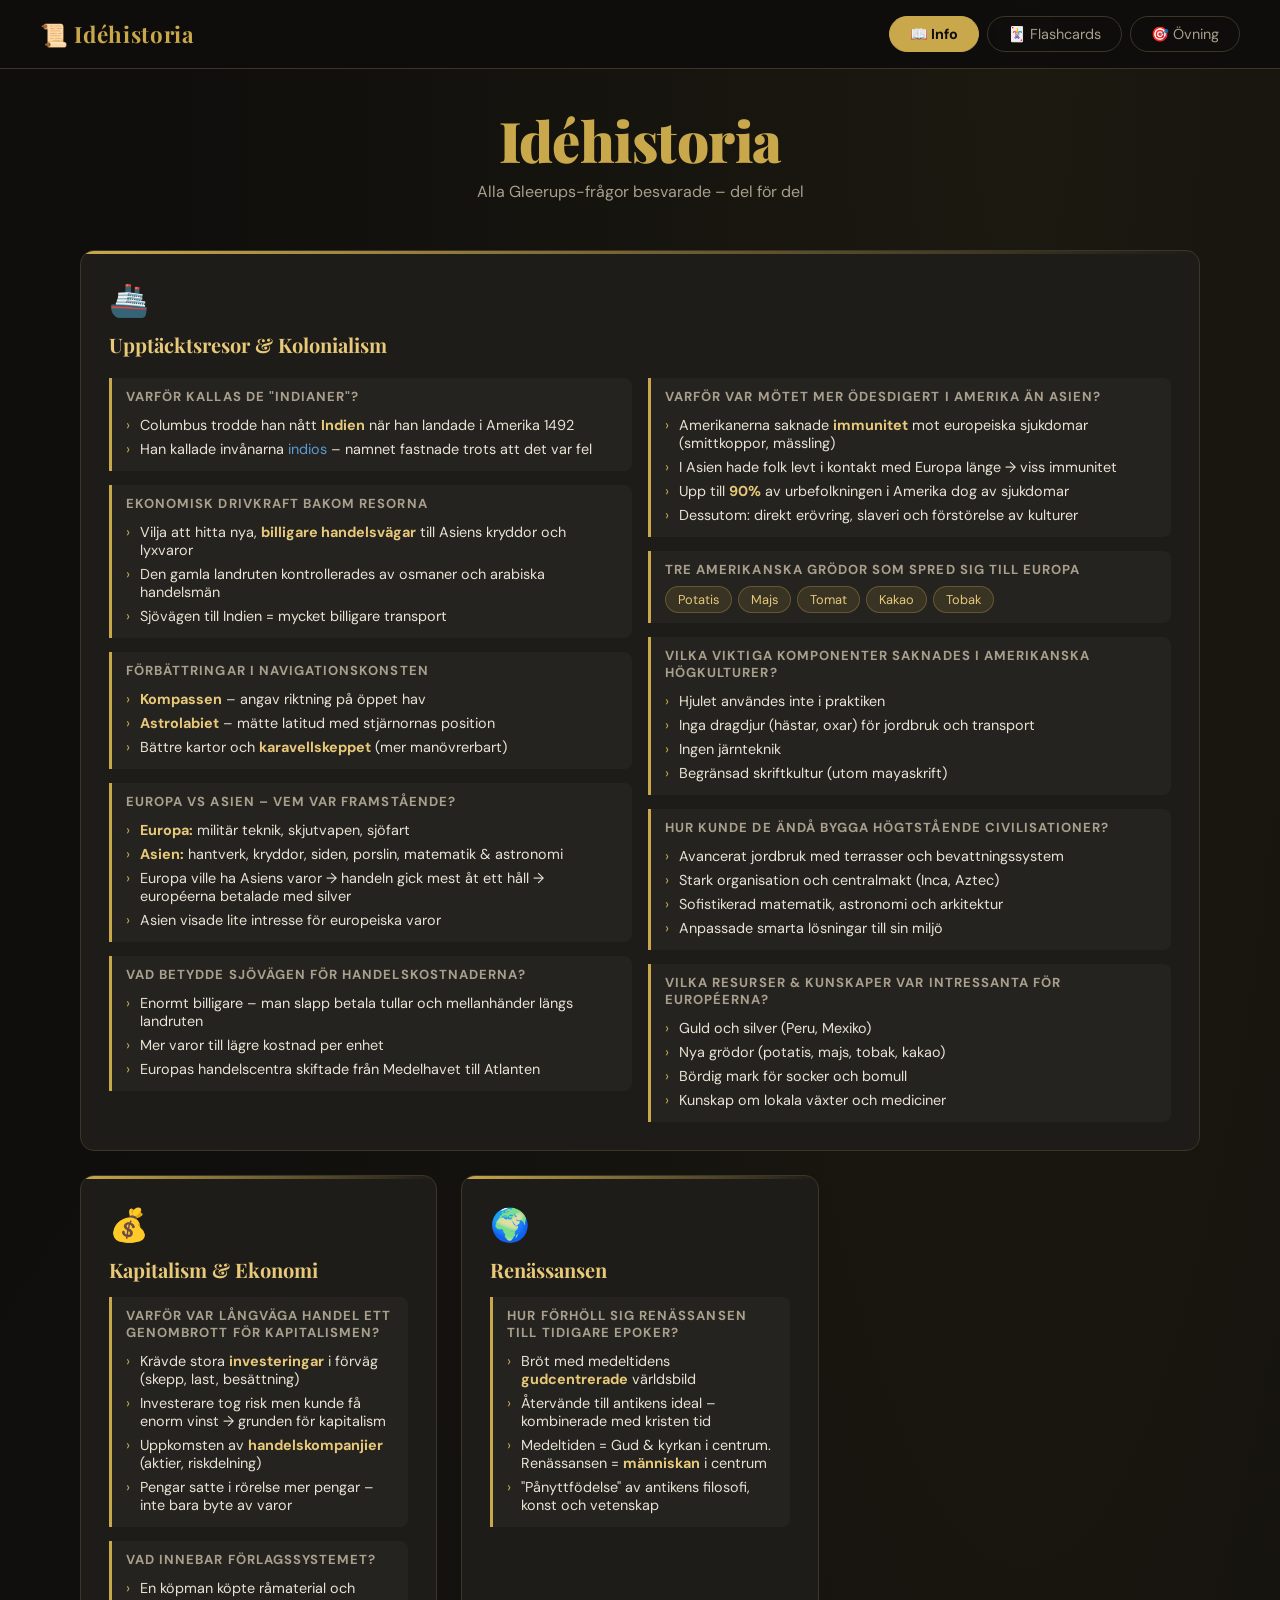
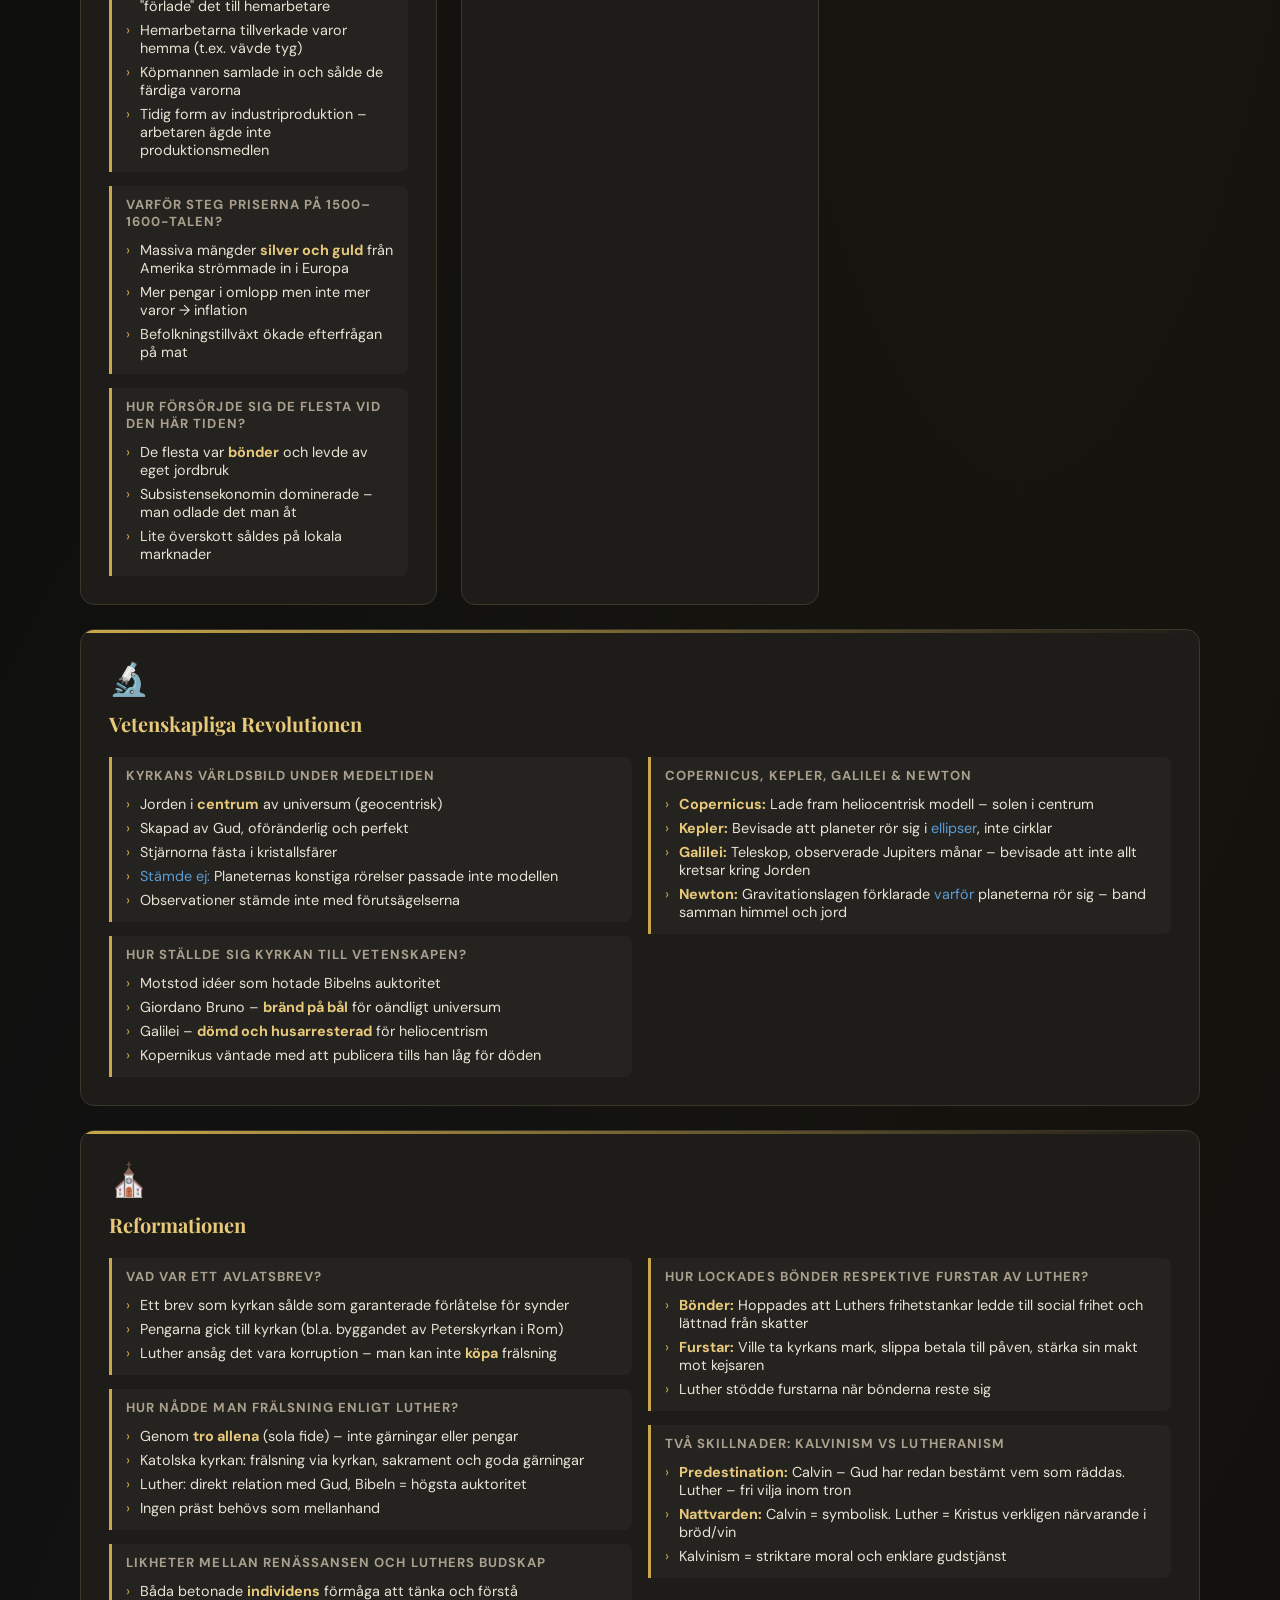
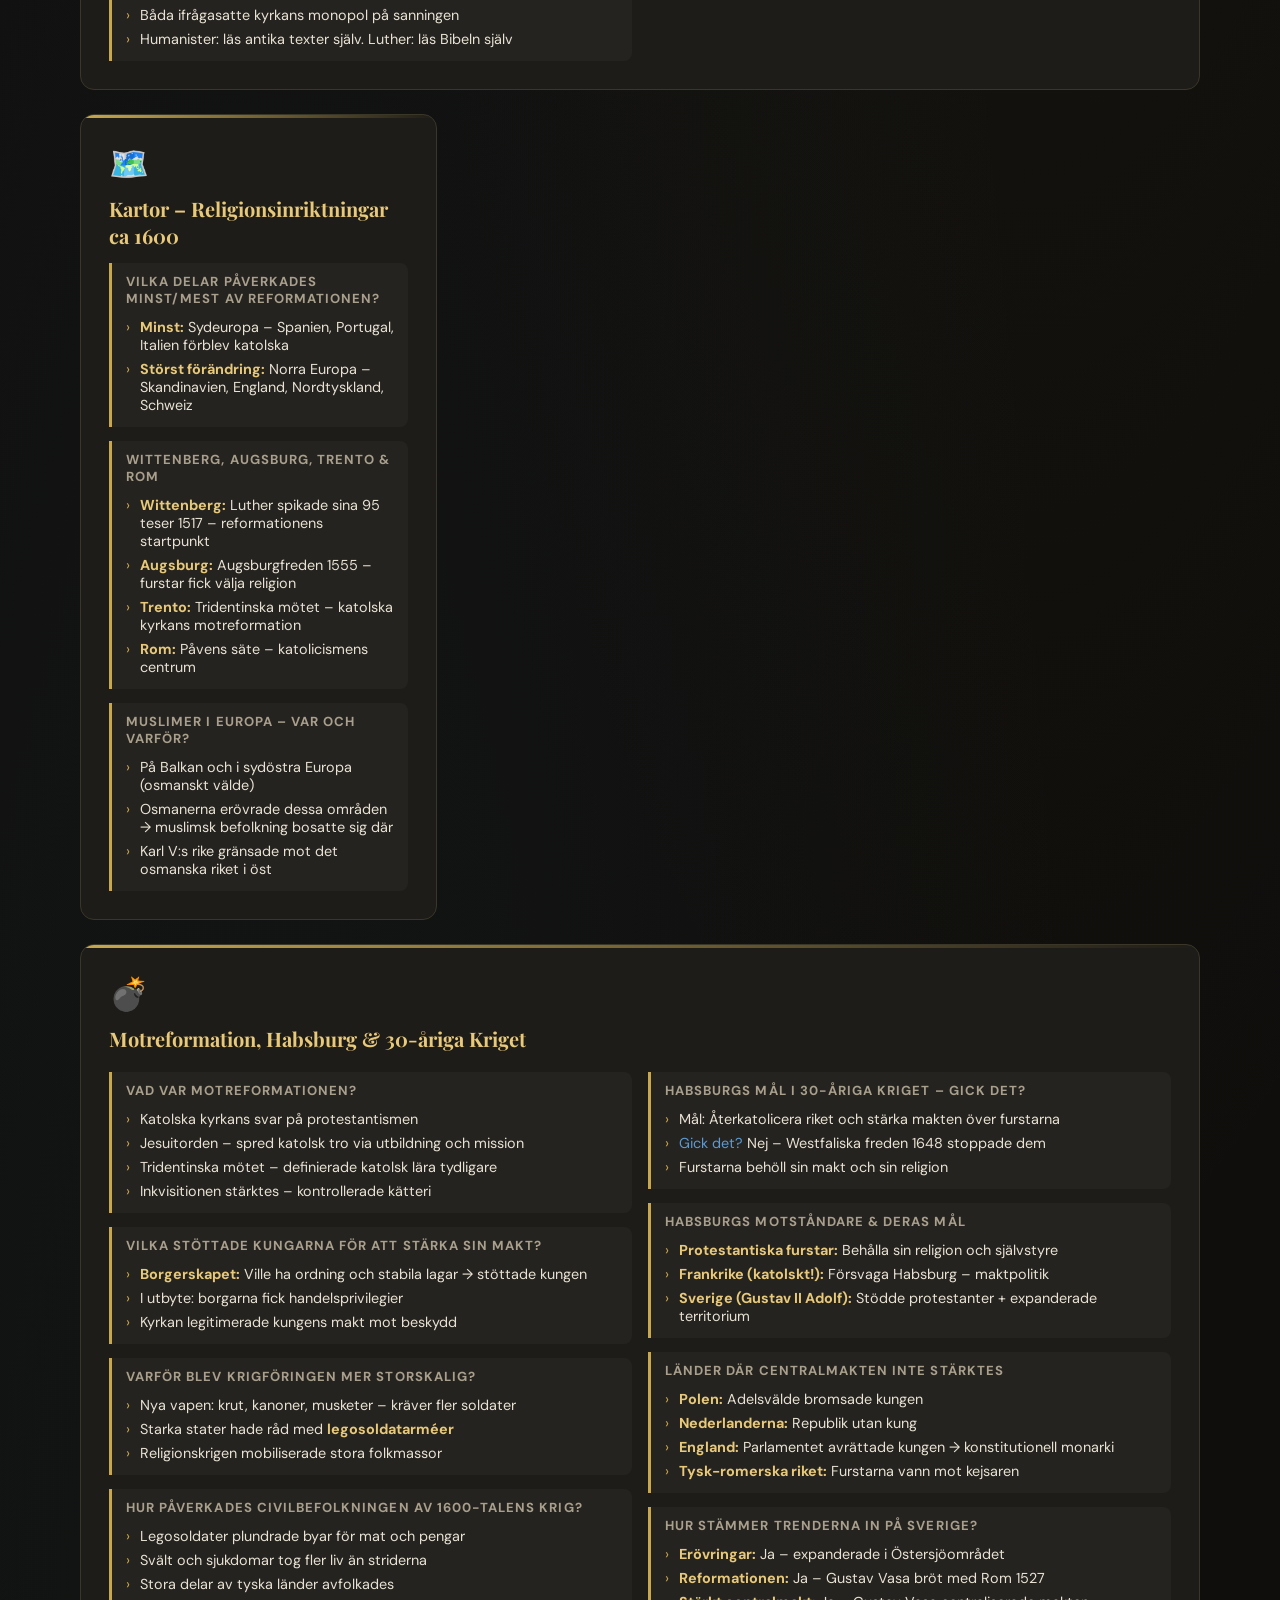
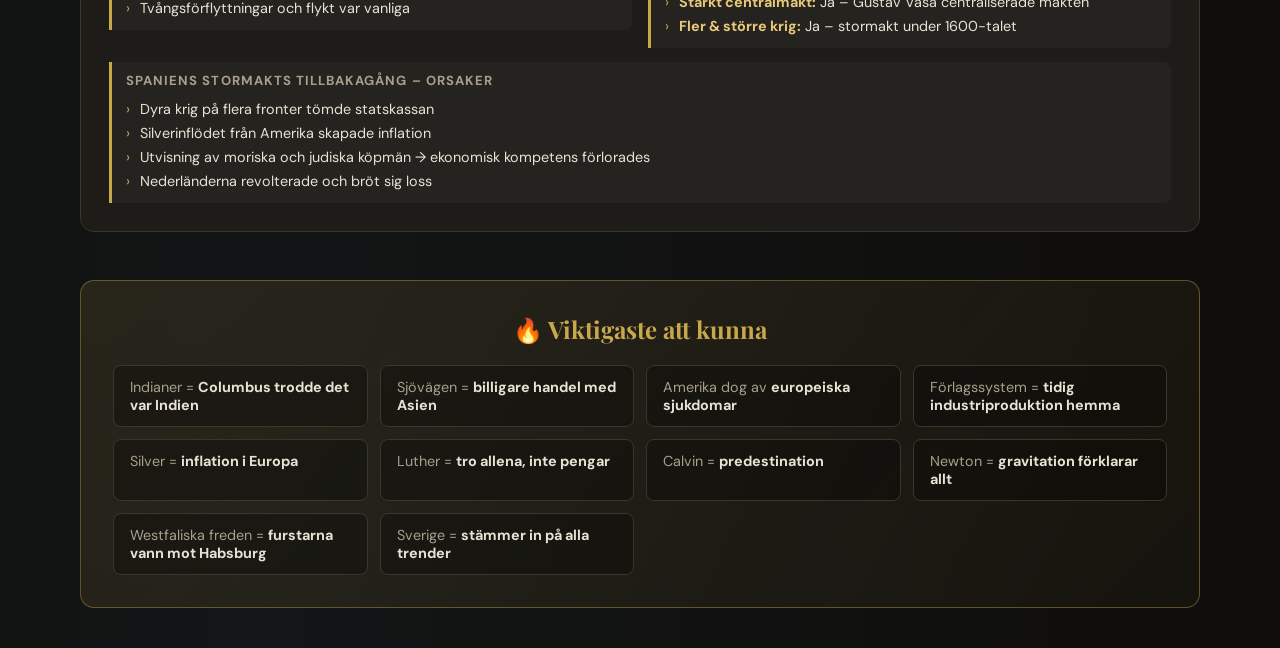
<file: index.html>
<!DOCTYPE html>
<html lang="sv">
<head>
  <meta charset="UTF-8" />
  <meta name="viewport" content="width=device-width, initial-scale=1.0"/>
  <title>Idéhistoria – Pluggsida</title>
  <link rel="stylesheet" href="style.css" />
  <link href="https://fonts.googleapis.com/css2?family=Playfair+Display:wght@400;700;900&family=DM+Sans:wght@300;400;500&display=swap" rel="stylesheet"/>
</head>
<body>
 
  <nav class="navbar">
    <div class="logo">📜 Idéhistoria</div>
    <div class="nav-links">
      <button class="nav-btn active" onclick="showPage('info')">📖 Info</button>
      <button class="nav-btn" onclick="showPage('flashcards')">🃏 Flashcards</button>
      <button class="nav-btn" onclick="showPage('practice')">🎯 Övning</button>
    </div>
  </nav>
 
  <!-- INFO PAGE -->
  <div id="page-info" class="page active">
    <div class="page-header">
      <h1>Idéhistoria</h1>
      <p class="subtitle">Alla Gleerups-frågor besvarade – del för del</p>
    </div>
 
    <div class="sections-grid">
 
      <div class="section-card wide" id="resor">
        <div class="section-icon">🚢</div>
        <h2>Upptäcktsresor & Kolonialism</h2>
        <div class="two-col">
          <div>
            <div class="info-block">
              <h3>Varför kallas de "indianer"?</h3>
              <ul>
                <li>Columbus trodde han nått <strong>Indien</strong> när han landade i Amerika 1492</li>
                <li>Han kallade invånarna <em>indios</em> – namnet fastnade trots att det var fel</li>
              </ul>
            </div>
            <div class="info-block">
              <h3>Ekonomisk drivkraft bakom resorna</h3>
              <ul>
                <li>Vilja att hitta nya, <strong>billigare handelsvägar</strong> till Asiens kryddor och lyxvaror</li>
                <li>Den gamla landruten kontrollerades av osmaner och arabiska handelsmän</li>
                <li>Sjövägen till Indien = mycket billigare transport</li>
              </ul>
            </div>
            <div class="info-block">
              <h3>Förbättringar i navigationskonsten</h3>
              <ul>
                <li><strong>Kompassen</strong> – angav riktning på öppet hav</li>
                <li><strong>Astrolabiet</strong> – mätte latitud med stjärnornas position</li>
                <li>Bättre kartor och <strong>karavellskeppet</strong> (mer manövrerbart)</li>
              </ul>
            </div>
            <div class="info-block">
              <h3>Europa vs Asien – vem var framstående?</h3>
              <ul>
                <li><strong>Europa:</strong> militär teknik, skjutvapen, sjöfart</li>
                <li><strong>Asien:</strong> hantverk, kryddor, siden, porslin, matematik & astronomi</li>
                <li>Europa ville ha Asiens varor → handeln gick mest åt ett håll → européerna betalade med silver</li>
                <li>Asien visade lite intresse för europeiska varor</li>
              </ul>
            </div>
            <div class="info-block">
              <h3>Vad betydde sjövägen för handelskostnaderna?</h3>
              <ul>
                <li>Enormt billigare – man slapp betala tullar och mellanhänder längs landruten</li>
                <li>Mer varor till lägre kostnad per enhet</li>
                <li>Europas handelscentra skiftade från Medelhavet till Atlanten</li>
              </ul>
            </div>
          </div>
          <div>
            <div class="info-block">
              <h3>Varför var mötet mer ödesdigert i Amerika än Asien?</h3>
              <ul>
                <li>Amerikanerna saknade <strong>immunitet</strong> mot europeiska sjukdomar (smittkoppor, mässling)</li>
                <li>I Asien hade folk levt i kontakt med Europa länge → viss immunitet</li>
                <li>Upp till <strong>90%</strong> av urbefolkningen i Amerika dog av sjukdomar</li>
                <li>Dessutom: direkt erövring, slaveri och förstörelse av kulturer</li>
              </ul>
            </div>
            <div class="info-block">
              <h3>Tre amerikanska grödor som spred sig till Europa</h3>
              <div class="person-chips">
                <span class="chip">Potatis</span><span class="chip">Majs</span><span class="chip">Tomat</span><span class="chip">Kakao</span><span class="chip">Tobak</span>
              </div>
            </div>
            <div class="info-block">
              <h3>Vilka viktiga komponenter saknades i amerikanska högkulturer?</h3>
              <ul>
                <li>Hjulet användes inte i praktiken</li>
                <li>Inga dragdjur (hästar, oxar) för jordbruk och transport</li>
                <li>Ingen järnteknik</li>
                <li>Begränsad skriftkultur (utom mayaskrift)</li>
              </ul>
            </div>
            <div class="info-block">
              <h3>Hur kunde de ändå bygga högtstående civilisationer?</h3>
              <ul>
                <li>Avancerat jordbruk med terrasser och bevattningssystem</li>
                <li>Stark organisation och centralmakt (Inca, Aztec)</li>
                <li>Sofistikerad matematik, astronomi och arkitektur</li>
                <li>Anpassade smarta lösningar till sin miljö</li>
              </ul>
            </div>
            <div class="info-block">
              <h3>Vilka resurser & kunskaper var intressanta för européerna?</h3>
              <ul>
                <li>Guld och silver (Peru, Mexiko)</li>
                <li>Nya grödor (potatis, majs, tobak, kakao)</li>
                <li>Bördig mark för socker och bomull</li>
                <li>Kunskap om lokala växter och mediciner</li>
              </ul>
            </div>
          </div>
        </div>
      </div>
 
      <div class="section-card" id="kapitalism">
        <div class="section-icon">💰</div>
        <h2>Kapitalism & Ekonomi</h2>
        <div class="info-block">
          <h3>Varför var långväga handel ett genombrott för kapitalismen?</h3>
          <ul>
            <li>Krävde stora <strong>investeringar</strong> i förväg (skepp, last, besättning)</li>
            <li>Investerare tog risk men kunde få enorm vinst → grunden för kapitalism</li>
            <li>Uppkomsten av <strong>handelskompanjier</strong> (aktier, riskdelning)</li>
            <li>Pengar satte i rörelse mer pengar – inte bara byte av varor</li>
          </ul>
        </div>
        <div class="info-block">
          <h3>Vad innebar förlagssystemet?</h3>
          <ul>
            <li>En köpman köpte råmaterial och "förlade" det till hemarbetare</li>
            <li>Hemarbetarna tillverkade varor hemma (t.ex. vävde tyg)</li>
            <li>Köpmannen samlade in och sålde de färdiga varorna</li>
            <li>Tidig form av industriproduktion – arbetaren ägde inte produktionsmedlen</li>
          </ul>
        </div>
        <div class="info-block">
          <h3>Varför steg priserna på 1500–1600-talen?</h3>
          <ul>
            <li>Massiva mängder <strong>silver och guld</strong> från Amerika strömmade in i Europa</li>
            <li>Mer pengar i omlopp men inte mer varor → inflation</li>
            <li>Befolkningstillväxt ökade efterfrågan på mat</li>
          </ul>
        </div>
        <div class="info-block">
          <h3>Hur försörjde sig de flesta vid den här tiden?</h3>
          <ul>
            <li>De flesta var <strong>bönder</strong> och levde av eget jordbruk</li>
            <li>Subsistensekonomin dominerade – man odlade det man åt</li>
            <li>Lite överskott såldes på lokala marknader</li>
          </ul>
        </div>
      </div>
 
      <div class="section-card" id="renaissance">
        <div class="section-icon">🌍</div>
        <h2>Renässansen</h2>
        <div class="info-block">
          <h3>Hur förhöll sig renässansen till tidigare epoker?</h3>
          <ul>
            <li>Bröt med medeltidens <strong>gudcentrerade</strong> världsbild</li>
            <li>Återvände till antikens ideal – kombinerade med kristen tid</li>
            <li>Medeltiden = Gud & kyrkan i centrum. Renässansen = <strong>människan</strong> i centrum</li>
            <li>"Pånyttfödelse" av antikens filosofi, konst och vetenskap</li>
          </ul>
        </div>
      </div>
 
      <div class="section-card wide" id="vetenskap">
        <div class="section-icon">🔬</div>
        <h2>Vetenskapliga Revolutionen</h2>
        <div class="two-col">
          <div>
            <div class="info-block">
              <h3>Kyrkans världsbild under medeltiden</h3>
              <ul>
                <li>Jorden i <strong>centrum</strong> av universum (geocentrisk)</li>
                <li>Skapad av Gud, oföränderlig och perfekt</li>
                <li>Stjärnorna fästa i kristallsfärer</li>
                <li><em>Stämde ej:</em> Planeternas konstiga rörelser passade inte modellen</li>
                <li>Observationer stämde inte med förutsägelserna</li>
              </ul>
            </div>
            <div class="info-block">
              <h3>Hur ställde sig kyrkan till vetenskapen?</h3>
              <ul>
                <li>Motstod idéer som hotade Bibelns auktoritet</li>
                <li>Giordano Bruno – <strong>bränd på bål</strong> för oändligt universum</li>
                <li>Galilei – <strong>dömd och husarresterad</strong> för heliocentrism</li>
                <li>Kopernikus väntade med att publicera tills han låg för döden</li>
              </ul>
            </div>
          </div>
          <div>
            <div class="info-block">
              <h3>Copernicus, Kepler, Galilei & Newton</h3>
              <ul>
                <li><strong>Copernicus:</strong> Lade fram heliocentrisk modell – solen i centrum</li>
                <li><strong>Kepler:</strong> Bevisade att planeter rör sig i <em>ellipser</em>, inte cirklar</li>
                <li><strong>Galilei:</strong> Teleskop, observerade Jupiters månar – bevisade att inte allt kretsar kring Jorden</li>
                <li><strong>Newton:</strong> Gravitationslagen förklarade <em>varför</em> planeterna rör sig – band samman himmel och jord</li>
              </ul>
            </div>
          </div>
        </div>
      </div>
 
      <div class="section-card wide" id="reformationen">
        <div class="section-icon">⛪</div>
        <h2>Reformationen</h2>
        <div class="two-col">
          <div>
            <div class="info-block">
              <h3>Vad var ett avlatsbrev?</h3>
              <ul>
                <li>Ett brev som kyrkan sålde som garanterade förlåtelse för synder</li>
                <li>Pengarna gick till kyrkan (bl.a. byggandet av Peterskyrkan i Rom)</li>
                <li>Luther ansåg det vara korruption – man kan inte <strong>köpa</strong> frälsning</li>
              </ul>
            </div>
            <div class="info-block">
              <h3>Hur nådde man frälsning enligt Luther?</h3>
              <ul>
                <li>Genom <strong>tro allena</strong> (sola fide) – inte gärningar eller pengar</li>
                <li>Katolska kyrkan: frälsning via kyrkan, sakrament och goda gärningar</li>
                <li>Luther: direkt relation med Gud, Bibeln = högsta auktoritet</li>
                <li>Ingen präst behövs som mellanhand</li>
              </ul>
            </div>
            <div class="info-block">
              <h3>Likheter mellan renässansen och Luthers budskap</h3>
              <ul>
                <li>Båda betonade <strong>individens</strong> förmåga att tänka och förstå</li>
                <li>Båda ifrågasatte kyrkans monopol på sanningen</li>
                <li>Humanister: läs antika texter själv. Luther: läs Bibeln själv</li>
              </ul>
            </div>
          </div>
          <div>
            <div class="info-block">
              <h3>Hur lockades bönder respektive furstar av Luther?</h3>
              <ul>
                <li><strong>Bönder:</strong> Hoppades att Luthers frihetstankar ledde till social frihet och lättnad från skatter</li>
                <li><strong>Furstar:</strong> Ville ta kyrkans mark, slippa betala till påven, stärka sin makt mot kejsaren</li>
                <li>Luther stödde furstarna när bönderna reste sig</li>
              </ul>
            </div>
            <div class="info-block">
              <h3>Två skillnader: kalvinism vs lutheranism</h3>
              <ul>
                <li><strong>Predestination:</strong> Calvin – Gud har redan bestämt vem som räddas. Luther – fri vilja inom tron</li>
                <li><strong>Nattvarden:</strong> Calvin = symbolisk. Luther = Kristus verkligen närvarande i bröd/vin</li>
                <li>Kalvinism = striktare moral och enklare gudstjänst</li>
              </ul>
            </div>
          </div>
        </div>
      </div>
 
      <div class="section-card" id="kartor">
        <div class="section-icon">🗺️</div>
        <h2>Kartor – Religionsinriktningar ca 1600</h2>
        <div class="info-block">
          <h3>Vilka delar påverkades minst/mest av reformationen?</h3>
          <ul>
            <li><strong>Minst:</strong> Sydeuropa – Spanien, Portugal, Italien förblev katolska</li>
            <li><strong>Störst förändring:</strong> Norra Europa – Skandinavien, England, Nordtyskland, Schweiz</li>
          </ul>
        </div>
        <div class="info-block">
          <h3>Wittenberg, Augsburg, Trento & Rom</h3>
          <ul>
            <li><strong>Wittenberg:</strong> Luther spikade sina 95 teser 1517 – reformationens startpunkt</li>
            <li><strong>Augsburg:</strong> Augsburgfreden 1555 – furstar fick välja religion</li>
            <li><strong>Trento:</strong> Tridentinska mötet – katolska kyrkans motreformation</li>
            <li><strong>Rom:</strong> Påvens säte – katolicismens centrum</li>
          </ul>
        </div>
        <div class="info-block">
          <h3>Muslimer i Europa – var och varför?</h3>
          <ul>
            <li>På Balkan och i sydöstra Europa (osmanskt välde)</li>
            <li>Osmanerna erövrade dessa områden → muslimsk befolkning bosatte sig där</li>
            <li>Karl V:s rike gränsade mot det osmanska riket i öst</li>
          </ul>
        </div>
      </div>
 
      <div class="section-card wide" id="krig">
        <div class="section-icon">💣</div>
        <h2>Motreformation, Habsburg & 30-åriga Kriget</h2>
        <div class="two-col">
          <div>
            <div class="info-block">
              <h3>Vad var motreformationen?</h3>
              <ul>
                <li>Katolska kyrkans svar på protestantismen</li>
                <li>Jesuitorden – spred katolsk tro via utbildning och mission</li>
                <li>Tridentinska mötet – definierade katolsk lära tydligare</li>
                <li>Inkvisitionen stärktes – kontrollerade kätteri</li>
              </ul>
            </div>
            <div class="info-block">
              <h3>Vilka stöttade kungarna för att stärka sin makt?</h3>
              <ul>
                <li><strong>Borgerskapet:</strong> Ville ha ordning och stabila lagar → stöttade kungen</li>
                <li>I utbyte: borgarna fick handelsprivilegier</li>
                <li>Kyrkan legitimerade kungens makt mot beskydd</li>
              </ul>
            </div>
            <div class="info-block">
              <h3>Varför blev krigföringen mer storskalig?</h3>
              <ul>
                <li>Nya vapen: krut, kanoner, musketer – kräver fler soldater</li>
                <li>Starka stater hade råd med <strong>legosoldatarméer</strong></li>
                <li>Religionskrigen mobiliserade stora folkmassor</li>
              </ul>
            </div>
            <div class="info-block">
              <h3>Hur påverkades civilbefolkningen av 1600-talens krig?</h3>
              <ul>
                <li>Legosoldater plundrade byar för mat och pengar</li>
                <li>Svält och sjukdomar tog fler liv än striderna</li>
                <li>Stora delar av tyska länder avfolkades</li>
                <li>Tvångsförflyttningar och flykt var vanliga</li>
              </ul>
            </div>
          </div>
          <div>
            <div class="info-block">
              <h3>Habsburgs mål i 30-åriga kriget – gick det?</h3>
              <ul>
                <li>Mål: Återkatolicera riket och stärka makten över furstarna</li>
                <li><em>Gick det?</em> Nej – Westfaliska freden 1648 stoppade dem</li>
                <li>Furstarna behöll sin makt och sin religion</li>
              </ul>
            </div>
            <div class="info-block">
              <h3>Habsburgs motståndare & deras mål</h3>
              <ul>
                <li><strong>Protestantiska furstar:</strong> Behålla sin religion och självstyre</li>
                <li><strong>Frankrike (katolskt!):</strong> Försvaga Habsburg – maktpolitik</li>
                <li><strong>Sverige (Gustav II Adolf):</strong> Stödde protestanter + expanderade territorium</li>
              </ul>
            </div>
            <div class="info-block">
              <h3>Länder där centralmakten INTE stärktes</h3>
              <ul>
                <li><strong>Polen:</strong> Adelsvälde bromsade kungen</li>
                <li><strong>Nederlanderna:</strong> Republik utan kung</li>
                <li><strong>England:</strong> Parlamentet avrättade kungen → konstitutionell monarki</li>
                <li><strong>Tysk-romerska riket:</strong> Furstarna vann mot kejsaren</li>
              </ul>
            </div>
            <div class="info-block">
              <h3>Hur stämmer trenderna in på Sverige?</h3>
              <ul>
                <li><strong>Erövringar:</strong> Ja – expanderade i Östersjöområdet</li>
                <li><strong>Reformationen:</strong> Ja – Gustav Vasa bröt med Rom 1527</li>
                <li><strong>Stärkt centralmakt:</strong> Ja – Gustav Vasa centraliserade makten</li>
                <li><strong>Fler & större krig:</strong> Ja – stormakt under 1600-talet</li>
              </ul>
            </div>
          </div>
        </div>
        <div class="info-block">
          <h3>Spaniens stormakts tillbakagång – orsaker</h3>
          <ul>
            <li>Dyra krig på flera fronter tömde statskassan</li>
            <li>Silverinflödet från Amerika skapade inflation</li>
            <li>Utvisning av moriska och judiska köpmän → ekonomisk kompetens förlorades</li>
            <li>Nederländerna revolterade och bröt sig loss</li>
          </ul>
        </div>
      </div>
 
    </div>
 
    <div class="quick-ref">
      <h2>🔥 Viktigaste att kunna</h2>
      <div class="quick-grid">
        <div class="quick-item">Indianer = <strong>Columbus trodde det var Indien</strong></div>
        <div class="quick-item">Sjövägen = <strong>billigare handel med Asien</strong></div>
        <div class="quick-item">Amerika dog av <strong>europeiska sjukdomar</strong></div>
        <div class="quick-item">Förlagssystem = <strong>tidig industriproduktion hemma</strong></div>
        <div class="quick-item">Silver = <strong>inflation i Europa</strong></div>
        <div class="quick-item">Luther = <strong>tro allena, inte pengar</strong></div>
        <div class="quick-item">Calvin = <strong>predestination</strong></div>
        <div class="quick-item">Newton = <strong>gravitation förklarar allt</strong></div>
        <div class="quick-item">Westfaliska freden = <strong>furstarna vann mot Habsburg</strong></div>
        <div class="quick-item">Sverige = <strong>stämmer in på alla trender</strong></div>
      </div>
    </div>
  </div>
 
  <!-- FLASHCARDS PAGE -->
  <div id="page-flashcards" class="page">
    <div class="page-header">
      <h1>🃏 Flashcards</h1>
      <p class="subtitle">Välj ett ämne och testa dig själv</p>
    </div>
    <div class="topic-selector">
      <button class="topic-btn active" onclick="setTopic('all',event)">Alla</button>
      <button class="topic-btn" onclick="setTopic('resor',event)">🚢 Upptäckter</button>
      <button class="topic-btn" onclick="setTopic('ekonomi',event)">💰 Ekonomi</button>
      <button class="topic-btn" onclick="setTopic('vetenskap',event)">🔬 Vetenskap</button>
      <button class="topic-btn" onclick="setTopic('reformation',event)">⛪ Reformation</button>
      <button class="topic-btn" onclick="setTopic('krig',event)">💣 Krig & Makt</button>
    </div>
    <div class="card-area">
      <div class="flashcard" id="flashcard" onclick="flipCard()">
        <div class="card-inner" id="cardInner">
          <div class="card-front">
            <div class="card-topic-label" id="cardTopic"></div>
            <p id="cardQuestion">Välj ett ämne för att börja!</p>
          </div>
          <div class="card-back">
            <p id="cardAnswer"></p>
          </div>
        </div>
      </div>
      <p class="flip-hint">Klicka på kortet för att vända</p>
    </div>
    <div class="card-controls">
      <button class="ctrl-btn" onclick="prevCard()">← Föregående</button>
      <span class="card-counter" id="cardCounter">–</span>
      <button class="ctrl-btn" onclick="nextCard()">Nästa →</button>
    </div>
  </div>
 
  <!-- PRACTICE PAGE -->
  <div id="page-practice" class="page">
    <div class="page-header">
      <h1>🎯 Övning</h1>
      <p class="subtitle">Svara rätt på 80% för att klara nivån!</p>
    </div>
    <div class="progress-bar-wrap">
      <div class="progress-bar" id="progressBar"></div>
    </div>
    <div class="score-display">
      <span id="scoreText">0 rätt av 0</span>
      <span id="percentText" class="percent">–</span>
    </div>
    <div class="practice-box" id="practiceBox">
      <div class="q-topic" id="qTopic"></div>
      <h2 class="question-text" id="questionText">Laddar fråga...</h2>
      <div class="hint-area">
        <button class="hint-btn" id="hint1Btn" onclick="showHint(1)">💡 Liten hint</button>
        <button class="hint-btn" id="hint2Btn" onclick="showHint(2)">🔦 Stor hint</button>
        <div class="hint-box" id="hintBox"></div>
      </div>
      <input type="text" id="answerInput" class="answer-input" placeholder="Skriv ditt svar här..." />
      <button class="submit-btn" onclick="submitAnswer()">✅ Svara</button>
      <div class="feedback-box" id="feedbackBox"></div>
    </div>
    <div class="practice-win" id="practiceWin" style="display:none">
      <div class="win-emoji">🏆</div>
      <h2>Bra jobbat!</h2>
      <p id="winText"></p>
      <button class="submit-btn" onclick="restartPractice()">Kör igen!</button>
    </div>
  </div>
 
  <script src="script.js"></script>
</body>
</html>
</file>
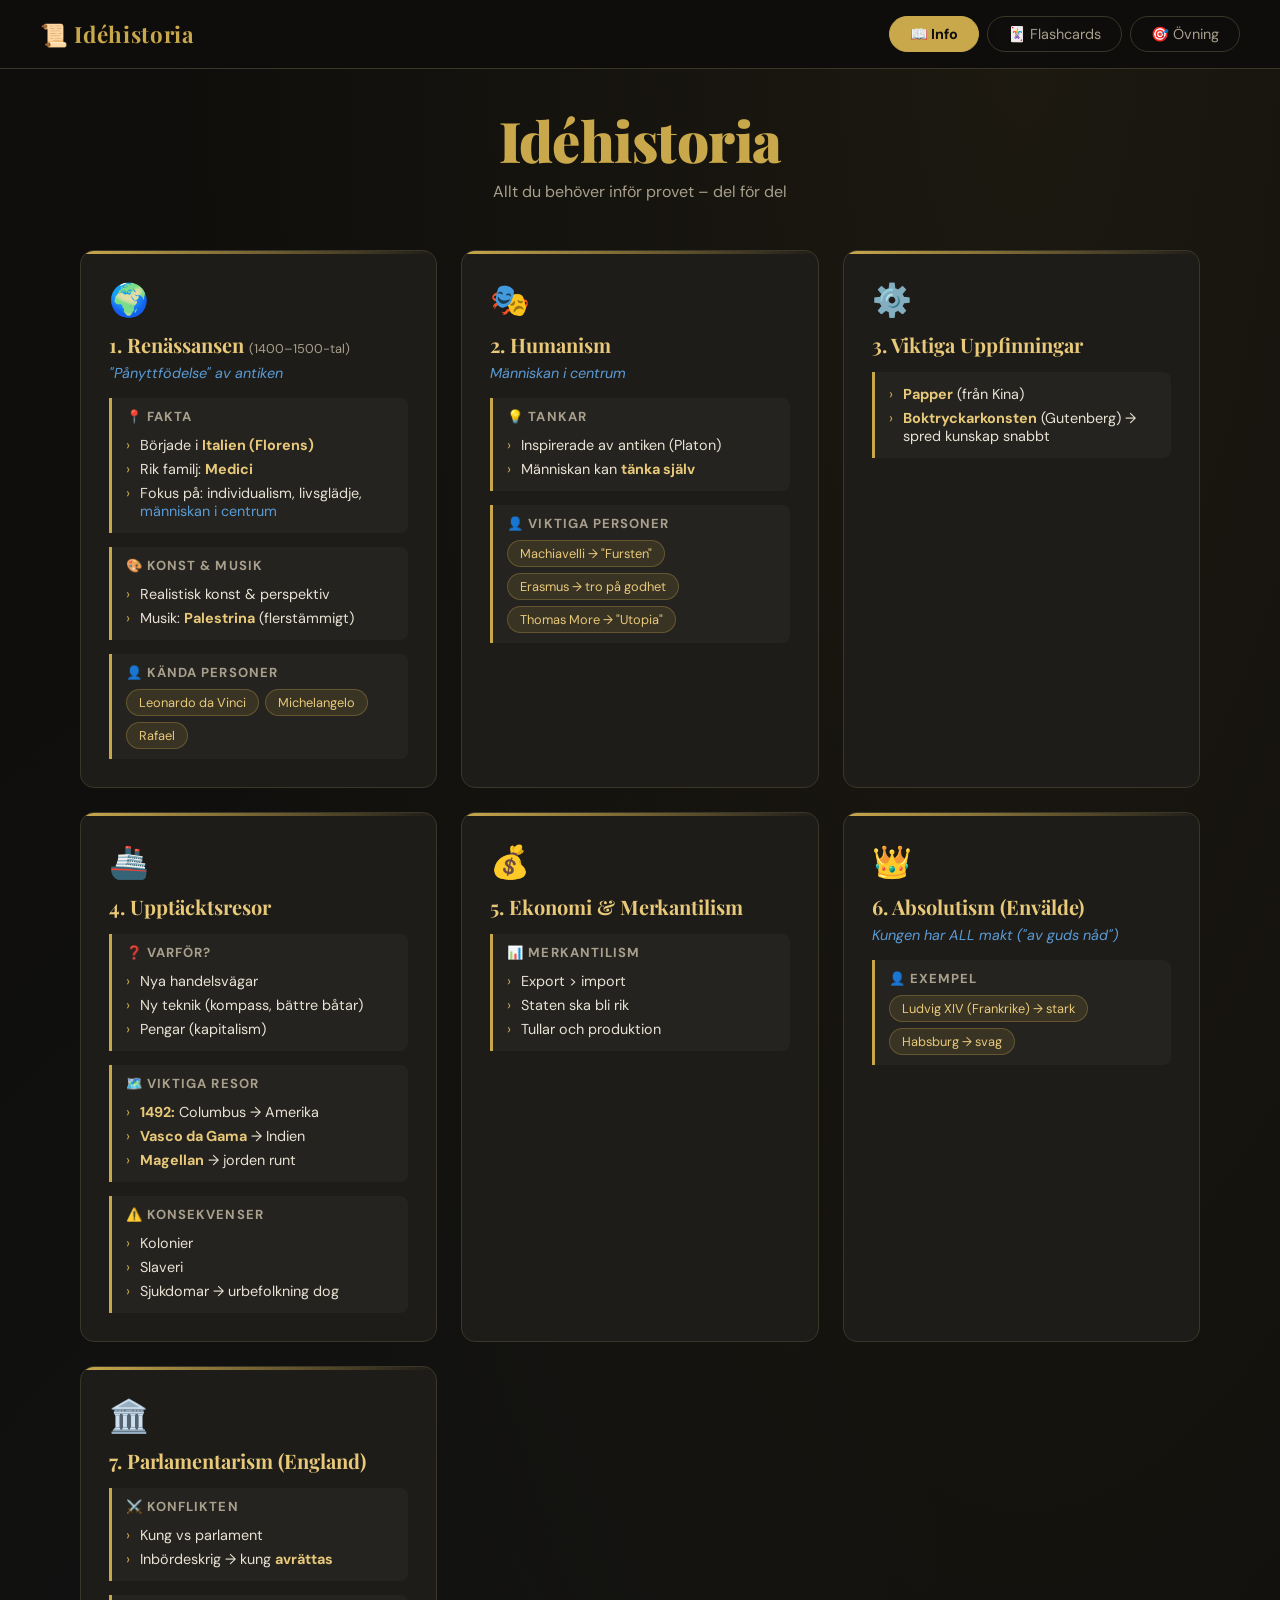
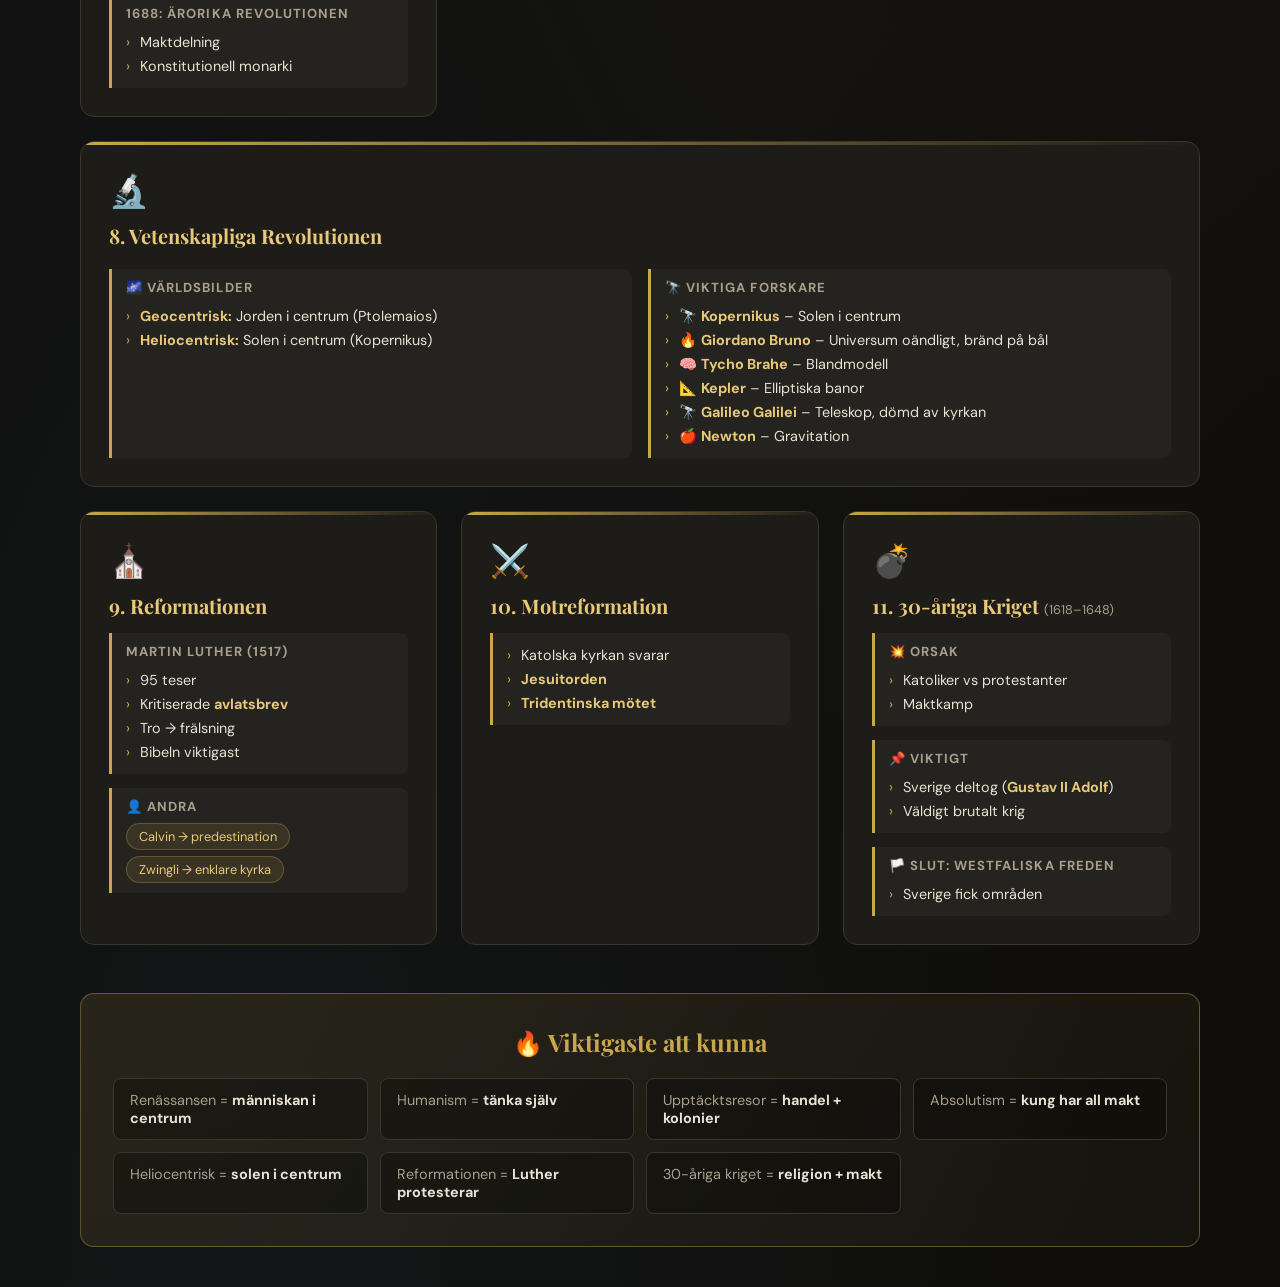
<file: index (2).html>
<!DOCTYPE html>
<html lang="sv">
<head>
  <meta charset="UTF-8" />
  <meta name="viewport" content="width=device-width, initial-scale=1.0"/>
  <title>Idéhistoria – Pluggsida</title>
  <link rel="stylesheet" href="style.css" />
  <link href="https://fonts.googleapis.com/css2?family=Playfair+Display:wght@400;700;900&family=DM+Sans:wght@300;400;500&display=swap" rel="stylesheet"/>
</head>
<body>

  <!-- NAV -->
  <nav class="navbar">
    <div class="logo">📜 Idéhistoria</div>
    <div class="nav-links">
      <button class="nav-btn active" onclick="showPage('info')">📖 Info</button>
      <button class="nav-btn" onclick="showPage('flashcards')">🃏 Flashcards</button>
      <button class="nav-btn" onclick="showPage('practice')">🎯 Övning</button>
    </div>
  </nav>

  <!-- ============ INFO PAGE ============ -->
  <div id="page-info" class="page active">
    <div class="page-header">
      <h1>Idéhistoria</h1>
      <p class="subtitle">Allt du behöver inför provet – del för del</p>
    </div>

    <div class="sections-grid">

      <!-- 1. RENÄSSANSEN -->
      <div class="section-card" id="renaissance">
        <div class="section-icon">🌍</div>
        <h2>1. Renässansen <span class="era">(1400–1500-tal)</span></h2>
        <p class="definition">"Pånyttfödelse" av antiken</p>
        <div class="info-block">
          <h3>📍 Fakta</h3>
          <ul>
            <li>Började i <strong>Italien (Florens)</strong></li>
            <li>Rik familj: <strong>Medici</strong></li>
            <li>Fokus på: individualism, livsglädje, <em>människan i centrum</em></li>
          </ul>
        </div>
        <div class="info-block">
          <h3>🎨 Konst & Musik</h3>
          <ul>
            <li>Realistisk konst & perspektiv</li>
            <li>Musik: <strong>Palestrina</strong> (flerstämmigt)</li>
          </ul>
        </div>
        <div class="info-block">
          <h3>👤 Kända personer</h3>
          <div class="person-chips">
            <span class="chip">Leonardo da Vinci</span>
            <span class="chip">Michelangelo</span>
            <span class="chip">Rafael</span>
          </div>
        </div>
      </div>

      <!-- 2. HUMANISM -->
      <div class="section-card" id="humanism">
        <div class="section-icon">🎭</div>
        <h2>2. Humanism</h2>
        <p class="definition">Människan i centrum</p>
        <div class="info-block">
          <h3>💡 Tankar</h3>
          <ul>
            <li>Inspirerade av antiken (Platon)</li>
            <li>Människan kan <strong>tänka själv</strong></li>
          </ul>
        </div>
        <div class="info-block">
          <h3>👤 Viktiga personer</h3>
          <div class="person-chips">
            <span class="chip">Machiavelli → "Fursten"</span>
            <span class="chip">Erasmus → tro på godhet</span>
            <span class="chip">Thomas More → "Utopia"</span>
          </div>
        </div>
      </div>

      <!-- 3. UPPFINNINGAR -->
      <div class="section-card" id="uppfinningar">
        <div class="section-icon">⚙️</div>
        <h2>3. Viktiga Uppfinningar</h2>
        <div class="info-block">
          <ul>
            <li><strong>Papper</strong> (från Kina)</li>
            <li><strong>Boktryckarkonsten</strong> (Gutenberg) → spred kunskap snabbt</li>
          </ul>
        </div>
      </div>

      <!-- 4. UPPTÄCKTSRESOR -->
      <div class="section-card" id="resor">
        <div class="section-icon">🚢</div>
        <h2>4. Upptäcktsresor</h2>
        <div class="info-block">
          <h3>❓ Varför?</h3>
          <ul>
            <li>Nya handelsvägar</li>
            <li>Ny teknik (kompass, bättre båtar)</li>
            <li>Pengar (kapitalism)</li>
          </ul>
        </div>
        <div class="info-block">
          <h3>🗺️ Viktiga resor</h3>
          <ul>
            <li><strong>1492:</strong> Columbus → Amerika</li>
            <li><strong>Vasco da Gama</strong> → Indien</li>
            <li><strong>Magellan</strong> → jorden runt</li>
          </ul>
        </div>
        <div class="info-block">
          <h3>⚠️ Konsekvenser</h3>
          <ul>
            <li>Kolonier</li>
            <li>Slaveri</li>
            <li>Sjukdomar → urbefolkning dog</li>
          </ul>
        </div>
      </div>

      <!-- 5. EKONOMI -->
      <div class="section-card" id="ekonomi">
        <div class="section-icon">💰</div>
        <h2>5. Ekonomi & Merkantilism</h2>
        <div class="info-block">
          <h3>📊 Merkantilism</h3>
          <ul>
            <li>Export &gt; import</li>
            <li>Staten ska bli rik</li>
            <li>Tullar och produktion</li>
          </ul>
        </div>
      </div>

      <!-- 6. ABSOLUTISM -->
      <div class="section-card" id="absolutism">
        <div class="section-icon">👑</div>
        <h2>6. Absolutism (Envälde)</h2>
        <p class="definition">Kungen har ALL makt ("av guds nåd")</p>
        <div class="info-block">
          <h3>👤 Exempel</h3>
          <div class="person-chips">
            <span class="chip">Ludvig XIV (Frankrike) → stark</span>
            <span class="chip">Habsburg → svag</span>
          </div>
        </div>
      </div>

      <!-- 7. PARLAMENTARISM -->
      <div class="section-card" id="parlamentarism">
        <div class="section-icon">🏛️</div>
        <h2>7. Parlamentarism (England)</h2>
        <div class="info-block">
          <h3>⚔️ Konflikten</h3>
          <ul>
            <li>Kung vs parlament</li>
            <li>Inbördeskrig → kung <strong>avrättas</strong></li>
          </ul>
        </div>
        <div class="info-block">
          <h3>1688: Ärorika revolutionen</h3>
          <ul>
            <li>Maktdelning</li>
            <li>Konstitutionell monarki</li>
          </ul>
        </div>
      </div>

      <!-- 8. VETENSKAPLIGA REVOLUTIONEN -->
      <div class="section-card wide" id="vetenskap">
        <div class="section-icon">🔬</div>
        <h2>8. Vetenskapliga Revolutionen</h2>
        <div class="two-col">
          <div class="info-block">
            <h3>🌌 Världsbilder</h3>
            <ul>
              <li><strong>Geocentrisk:</strong> Jorden i centrum (Ptolemaios)</li>
              <li><strong>Heliocentrisk:</strong> Solen i centrum (Kopernikus)</li>
            </ul>
          </div>
          <div class="info-block">
            <h3>🔭 Viktiga Forskare</h3>
            <ul>
              <li>🔭 <strong>Kopernikus</strong> – Solen i centrum</li>
              <li>🔥 <strong>Giordano Bruno</strong> – Universum oändligt, bränd på bål</li>
              <li>🧠 <strong>Tycho Brahe</strong> – Blandmodell</li>
              <li>📐 <strong>Kepler</strong> – Elliptiska banor</li>
              <li>🔭 <strong>Galileo Galilei</strong> – Teleskop, dömd av kyrkan</li>
              <li>🍎 <strong>Newton</strong> – Gravitation</li>
            </ul>
          </div>
        </div>
      </div>

      <!-- 9. REFORMATIONEN -->
      <div class="section-card" id="reformationen">
        <div class="section-icon">⛪</div>
        <h2>9. Reformationen</h2>
        <div class="info-block">
          <h3>Martin Luther (1517)</h3>
          <ul>
            <li>95 teser</li>
            <li>Kritiserade <strong>avlatsbrev</strong></li>
            <li>Tro → frälsning</li>
            <li>Bibeln viktigast</li>
          </ul>
        </div>
        <div class="info-block">
          <h3>👤 Andra</h3>
          <div class="person-chips">
            <span class="chip">Calvin → predestination</span>
            <span class="chip">Zwingli → enklare kyrka</span>
          </div>
        </div>
      </div>

      <!-- 10. MOTREFORMATION -->
      <div class="section-card" id="motreformation">
        <div class="section-icon">⚔️</div>
        <h2>10. Motreformation</h2>
        <div class="info-block">
          <ul>
            <li>Katolska kyrkan svarar</li>
            <li><strong>Jesuitorden</strong></li>
            <li><strong>Tridentinska mötet</strong></li>
          </ul>
        </div>
      </div>

      <!-- 11. 30-ÅRIGA KRIGET -->
      <div class="section-card" id="kriget">
        <div class="section-icon">💣</div>
        <h2>11. 30-åriga Kriget <span class="era">(1618–1648)</span></h2>
        <div class="info-block">
          <h3>💥 Orsak</h3>
          <ul>
            <li>Katoliker vs protestanter</li>
            <li>Maktkamp</li>
          </ul>
        </div>
        <div class="info-block">
          <h3>📌 Viktigt</h3>
          <ul>
            <li>Sverige deltog (<strong>Gustav II Adolf</strong>)</li>
            <li>Väldigt brutalt krig</li>
          </ul>
        </div>
        <div class="info-block">
          <h3>🏳️ Slut: Westfaliska Freden</h3>
          <ul>
            <li>Sverige fick områden</li>
          </ul>
        </div>
      </div>

    </div><!-- /sections-grid -->

    <!-- SNABBKOLL -->
    <div class="quick-ref">
      <h2>🔥 Viktigaste att kunna</h2>
      <div class="quick-grid">
        <div class="quick-item">Renässansen = <strong>människan i centrum</strong></div>
        <div class="quick-item">Humanism = <strong>tänka själv</strong></div>
        <div class="quick-item">Upptäcktsresor = <strong>handel + kolonier</strong></div>
        <div class="quick-item">Absolutism = <strong>kung har all makt</strong></div>
        <div class="quick-item">Heliocentrisk = <strong>solen i centrum</strong></div>
        <div class="quick-item">Reformationen = <strong>Luther protesterar</strong></div>
        <div class="quick-item">30-åriga kriget = <strong>religion + makt</strong></div>
      </div>
    </div>

  </div>
  <!-- /page-info -->

  <!-- ============ FLASHCARDS PAGE ============ -->
  <div id="page-flashcards" class="page">
    <div class="page-header">
      <h1>🃏 Flashcards</h1>
      <p class="subtitle">Välj ett ämne och testa dig själv</p>
    </div>

    <div class="topic-selector">
      <button class="topic-btn active" onclick="setTopic('all')">Alla</button>
      <button class="topic-btn" onclick="setTopic('renaissance')">🌍 Renässansen</button>
      <button class="topic-btn" onclick="setTopic('humanism')">🎭 Humanism</button>
      <button class="topic-btn" onclick="setTopic('resor')">🚢 Upptäcktsresor</button>
      <button class="topic-btn" onclick="setTopic('vetenskap')">🔬 Vetenskap</button>
      <button class="topic-btn" onclick="setTopic('religion')">⛪ Religion & Krig</button>
      <button class="topic-btn" onclick="setTopic('politik')">👑 Politik</button>
    </div>

    <div class="card-area">
      <div class="flashcard" id="flashcard" onclick="flipCard()">
        <div class="card-inner" id="cardInner">
          <div class="card-front">
            <div class="card-topic-label" id="cardTopic"></div>
            <p id="cardQuestion">Klicka på ett ämne för att börja!</p>
          </div>
          <div class="card-back">
            <p id="cardAnswer"></p>
          </div>
        </div>
      </div>
      <p class="flip-hint">Klicka på kortet för att vända</p>
    </div>

    <div class="card-controls">
      <button class="ctrl-btn" onclick="prevCard()">← Föregående</button>
      <span class="card-counter" id="cardCounter">–</span>
      <button class="ctrl-btn" onclick="nextCard()">Nästa →</button>
    </div>
  </div>
  <!-- /page-flashcards -->

  <!-- ============ PRACTICE PAGE ============ -->
  <div id="page-practice" class="page">
    <div class="page-header">
      <h1>🎯 Övning</h1>
      <p class="subtitle">Svara rätt på 80% för att klara nivån!</p>
    </div>

    <div class="progress-bar-wrap">
      <div class="progress-bar" id="progressBar"></div>
    </div>
    <div class="score-display">
      <span id="scoreText">0 rätt av 0</span>
      <span id="percentText" class="percent">–</span>
    </div>

    <div class="practice-box" id="practiceBox">
      <div class="q-topic" id="qTopic"></div>
      <h2 class="question-text" id="questionText">Laddar fråga...</h2>

      <div class="hint-area">
        <button class="hint-btn" id="hint1Btn" onclick="showHint(1)">💡 Liten hint</button>
        <button class="hint-btn" id="hint2Btn" onclick="showHint(2)">🔦 Stor hint</button>
        <div class="hint-box" id="hintBox"></div>
      </div>

      <input type="text" id="answerInput" class="answer-input" placeholder="Skriv ditt svar här..." />
      <button class="submit-btn" onclick="submitAnswer()">✅ Svara</button>

      <div class="feedback-box" id="feedbackBox"></div>
    </div>

    <div class="practice-win" id="practiceWin" style="display:none">
      <div class="win-emoji">🏆</div>
      <h2>Bra jobbat!</h2>
      <p id="winText"></p>
      <button class="submit-btn" onclick="restartPractice()">Kör igen!</button>
    </div>
  </div>
  <!-- /page-practice -->

  <script src="script.js"></script>
</body>
</html>
</file>
<file: style.css>
/* ============ BASE ============ */
:root {
  --bg: #0f0e0c;
  --bg2: #1a1815;
  --bg3: #222018;
  --card: #1e1c18;
  --border: #3a3628;
  --gold: #c9a84c;
  --gold2: #e8c97a;
  --text: #e8e2d4;
  --text2: #a89f8c;
  --green: #5db37e;
  --red: #c0504a;
  --blue: #5b9bd5;
  --radius: 14px;
  --shadow: 0 4px 32px rgba(0,0,0,0.5);
}
 
* { box-sizing: border-box; margin: 0; padding: 0; }
 
body {
  background: var(--bg);
  color: var(--text);
  font-family: 'DM Sans', sans-serif;
  min-height: 100vh;
  background-image:
    radial-gradient(ellipse at 80% 0%, rgba(201,168,76,0.07) 0%, transparent 60%),
    radial-gradient(ellipse at 20% 100%, rgba(91,155,213,0.05) 0%, transparent 60%);
}
 
/* ============ NAVBAR ============ */
.navbar {
  display: flex;
  align-items: center;
  justify-content: space-between;
  padding: 16px 40px;
  background: rgba(15,14,12,0.92);
  border-bottom: 1px solid var(--border);
  position: sticky;
  top: 0;
  z-index: 100;
  backdrop-filter: blur(10px);
}
 
.logo {
  font-family: 'Playfair Display', serif;
  font-size: 1.4rem;
  font-weight: 700;
  color: var(--gold);
  letter-spacing: 0.03em;
}
 
.nav-links { display: flex; gap: 8px; }
 
.nav-btn {
  background: transparent;
  border: 1px solid var(--border);
  color: var(--text2);
  padding: 8px 20px;
  border-radius: 40px;
  font-family: 'DM Sans', sans-serif;
  font-size: 0.9rem;
  cursor: pointer;
  transition: all 0.2s;
}
.nav-btn:hover { border-color: var(--gold); color: var(--gold); }
.nav-btn.active {
  background: var(--gold);
  color: #0f0e0c;
  border-color: var(--gold);
  font-weight: 700;
}
 
/* ============ PAGES ============ */
.page { display: none; padding: 40px; max-width: 1200px; margin: 0 auto; }
.page.active { display: block; animation: fadeIn 0.4s ease; }
 
@keyframes fadeIn {
  from { opacity: 0; transform: translateY(16px); }
  to { opacity: 1; transform: translateY(0); }
}
 
/* ============ PAGE HEADER ============ */
.page-header {
  text-align: center;
  margin-bottom: 48px;
}
.page-header h1 {
  font-family: 'Playfair Display', serif;
  font-size: clamp(2rem, 5vw, 3.5rem);
  font-weight: 900;
  color: var(--gold);
  letter-spacing: -0.01em;
  line-height: 1.1;
}
.page-header .subtitle {
  color: var(--text2);
  font-size: 1rem;
  margin-top: 10px;
}
 
/* ============ INFO PAGE ============ */
.sections-grid {
  display: grid;
  grid-template-columns: repeat(auto-fill, minmax(340px, 1fr));
  gap: 24px;
}
 
.section-card {
  background: var(--card);
  border: 1px solid var(--border);
  border-radius: var(--radius);
  padding: 28px;
  position: relative;
  transition: transform 0.2s, border-color 0.2s;
  overflow: hidden;
}
.section-card::before {
  content: '';
  position: absolute;
  top: 0; left: 0; right: 0;
  height: 3px;
  background: linear-gradient(90deg, var(--gold), transparent);
}
.section-card:hover {
  transform: translateY(-3px);
  border-color: var(--gold);
}
.section-card.wide { grid-column: 1 / -1; }
 
.section-icon {
  font-size: 2rem;
  margin-bottom: 10px;
  display: block;
}
 
.section-card h2 {
  font-family: 'Playfair Display', serif;
  font-size: 1.25rem;
  font-weight: 700;
  color: var(--gold2);
  margin-bottom: 6px;
}
.era {
  font-size: 0.8rem;
  color: var(--text2);
  font-family: 'DM Sans', sans-serif;
  font-weight: 400;
}
.definition {
  font-size: 0.9rem;
  color: var(--blue);
  font-style: italic;
  margin-bottom: 16px;
}
 
.info-block {
  margin-top: 14px;
  background: rgba(255,255,255,0.03);
  border-left: 3px solid var(--gold);
  border-radius: 0 8px 8px 0;
  padding: 10px 14px;
}
.info-block h3 {
  font-size: 0.82rem;
  text-transform: uppercase;
  letter-spacing: 0.08em;
  color: var(--text2);
  margin-bottom: 8px;
}
.info-block ul { list-style: none; padding: 0; }
.info-block li {
  font-size: 0.9rem;
  padding: 3px 0;
  color: var(--text);
  padding-left: 14px;
  position: relative;
}
.info-block li::before {
  content: '›';
  position: absolute;
  left: 0;
  color: var(--gold);
}
.info-block strong { color: var(--gold2); }
.info-block em { color: var(--blue); font-style: normal; }
 
.person-chips { display: flex; flex-wrap: wrap; gap: 6px; }
.chip {
  background: rgba(201,168,76,0.12);
  border: 1px solid rgba(201,168,76,0.3);
  color: var(--gold2);
  border-radius: 20px;
  padding: 4px 12px;
  font-size: 0.8rem;
}
 
.two-col {
  display: grid;
  grid-template-columns: 1fr 1fr;
  gap: 16px;
}
@media (max-width: 600px) { .two-col { grid-template-columns: 1fr; } }
 
/* Quick ref */
.quick-ref {
  margin-top: 48px;
  background: linear-gradient(135deg, rgba(201,168,76,0.12), rgba(201,168,76,0.04));
  border: 1px solid rgba(201,168,76,0.4);
  border-radius: var(--radius);
  padding: 32px;
}
.quick-ref h2 {
  font-family: 'Playfair Display', serif;
  font-size: 1.5rem;
  color: var(--gold);
  margin-bottom: 20px;
  text-align: center;
}
.quick-grid {
  display: grid;
  grid-template-columns: repeat(auto-fill, minmax(250px, 1fr));
  gap: 12px;
}
.quick-item {
  background: rgba(0,0,0,0.3);
  border-radius: 8px;
  padding: 12px 16px;
  font-size: 0.9rem;
  color: var(--text2);
  border: 1px solid var(--border);
}
.quick-item strong { color: var(--text); }
 
/* ============ FLASHCARDS ============ */
.topic-selector {
  display: flex;
  flex-wrap: wrap;
  gap: 10px;
  justify-content: center;
  margin-bottom: 36px;
}
.topic-btn {
  background: var(--card);
  border: 1px solid var(--border);
  color: var(--text2);
  padding: 10px 20px;
  border-radius: 40px;
  font-family: 'DM Sans', sans-serif;
  font-size: 0.9rem;
  cursor: pointer;
  transition: all 0.2s;
}
.topic-btn:hover, .topic-btn.active {
  background: var(--gold);
  color: #0f0e0c;
  border-color: var(--gold);
  font-weight: 600;
}
 
.card-area {
  display: flex;
  flex-direction: column;
  align-items: center;
  perspective: 1200px;
  margin-bottom: 24px;
}
 
.flashcard {
  width: 560px;
  max-width: 100%;
  height: 280px;
  cursor: pointer;
  position: relative;
}
 
.card-inner {
  width: 100%;
  height: 100%;
  position: relative;
  transform-style: preserve-3d;
  transition: transform 0.55s cubic-bezier(0.4, 0, 0.2, 1);
}
.card-inner.flipped { transform: rotateY(180deg); }
 
.card-front, .card-back {
  position: absolute;
  width: 100%;
  height: 100%;
  backface-visibility: hidden;
  border-radius: var(--radius);
  display: flex;
  flex-direction: column;
  align-items: center;
  justify-content: center;
  padding: 32px;
  text-align: center;
}
.card-front {
  background: var(--card);
  border: 1px solid var(--border);
  box-shadow: var(--shadow);
}
.card-back {
  background: linear-gradient(135deg, #1a2a1a, #151f15);
  border: 1px solid rgba(93,179,126,0.5);
  transform: rotateY(180deg);
  box-shadow: var(--shadow);
}
 
.card-topic-label {
  font-size: 0.75rem;
  text-transform: uppercase;
  letter-spacing: 0.12em;
  color: var(--gold);
  margin-bottom: 12px;
  font-weight: 500;
}
.card-front p {
  font-family: 'Playfair Display', serif;
  font-size: 1.3rem;
  color: var(--text);
  line-height: 1.4;
}
.card-back p {
  font-size: 1.05rem;
  color: var(--green);
  line-height: 1.5;
  font-weight: 500;
}
 
.flip-hint {
  color: var(--text2);
  font-size: 0.8rem;
  margin-top: 14px;
  opacity: 0.7;
}
 
.card-controls {
  display: flex;
  align-items: center;
  justify-content: center;
  gap: 24px;
  margin-top: 8px;
}
.ctrl-btn {
  background: var(--card);
  border: 1px solid var(--border);
  color: var(--text);
  padding: 10px 24px;
  border-radius: 8px;
  font-family: 'DM Sans', sans-serif;
  cursor: pointer;
  font-size: 0.95rem;
  transition: all 0.2s;
}
.ctrl-btn:hover { border-color: var(--gold); color: var(--gold); }
.card-counter {
  color: var(--text2);
  font-size: 0.9rem;
  min-width: 60px;
  text-align: center;
}
 
/* ============ PRACTICE ============ */
.progress-bar-wrap {
  height: 8px;
  background: var(--bg3);
  border-radius: 4px;
  margin-bottom: 8px;
  overflow: hidden;
}
.progress-bar {
  height: 100%;
  background: linear-gradient(90deg, var(--gold), var(--green));
  border-radius: 4px;
  width: 0%;
  transition: width 0.5s ease;
}
.score-display {
  display: flex;
  justify-content: space-between;
  color: var(--text2);
  font-size: 0.85rem;
  margin-bottom: 28px;
}
.percent { color: var(--gold); font-weight: 600; }
 
.practice-box {
  background: var(--card);
  border: 1px solid var(--border);
  border-radius: var(--radius);
  padding: 36px;
  max-width: 680px;
  margin: 0 auto;
}
 
.q-topic {
  font-size: 0.78rem;
  text-transform: uppercase;
  letter-spacing: 0.1em;
  color: var(--gold);
  margin-bottom: 12px;
}
.question-text {
  font-family: 'Playfair Display', serif;
  font-size: 1.4rem;
  color: var(--text);
  margin-bottom: 24px;
  line-height: 1.4;
}
 
.hint-area { margin-bottom: 20px; }
.hint-btn {
  background: transparent;
  border: 1px solid var(--border);
  color: var(--text2);
  padding: 7px 16px;
  border-radius: 8px;
  font-family: 'DM Sans', sans-serif;
  font-size: 0.85rem;
  cursor: pointer;
  margin-right: 8px;
  margin-bottom: 10px;
  transition: all 0.2s;
}
.hint-btn:hover { border-color: var(--gold); color: var(--gold); }
.hint-btn:disabled { opacity: 0.4; cursor: default; }
.hint-box {
  background: rgba(201,168,76,0.07);
  border-left: 3px solid var(--gold);
  border-radius: 0 8px 8px 0;
  padding: 10px 14px;
  font-size: 0.9rem;
  color: var(--text2);
  margin-top: 8px;
  display: none;
}
 
.answer-input {
  width: 100%;
  background: var(--bg2);
  border: 1px solid var(--border);
  border-radius: 8px;
  padding: 14px 18px;
  color: var(--text);
  font-family: 'DM Sans', sans-serif;
  font-size: 1rem;
  outline: none;
  transition: border-color 0.2s;
  margin-bottom: 14px;
}
.answer-input:focus { border-color: var(--gold); }
 
.submit-btn {
  background: var(--gold);
  color: #0f0e0c;
  border: none;
  padding: 13px 32px;
  border-radius: 8px;
  font-family: 'DM Sans', sans-serif;
  font-size: 1rem;
  font-weight: 700;
  cursor: pointer;
  transition: all 0.2s;
  display: block;
  width: 100%;
}
.submit-btn:hover { background: var(--gold2); transform: translateY(-1px); }
 
.feedback-box {
  margin-top: 18px;
  padding: 14px 18px;
  border-radius: 8px;
  font-size: 0.95rem;
  display: none;
}
.feedback-box.correct {
  background: rgba(93,179,126,0.12);
  border: 1px solid rgba(93,179,126,0.4);
  color: var(--green);
  display: block;
}
.feedback-box.wrong {
  background: rgba(192,80,74,0.12);
  border: 1px solid rgba(192,80,74,0.4);
  color: var(--red);
  display: block;
}
 
.practice-win {
  text-align: center;
  padding: 60px 20px;
}
.win-emoji { font-size: 5rem; margin-bottom: 16px; }
.practice-win h2 {
  font-family: 'Playfair Display', serif;
  font-size: 2.5rem;
  color: var(--gold);
  margin-bottom: 12px;
}
.practice-win p { color: var(--text2); margin-bottom: 28px; font-size: 1.1rem; }
.practice-win .submit-btn { max-width: 280px; margin: 0 auto; }
 
/* ============ RESPONSIVE ============ */
@media (max-width: 640px) {
  .navbar { padding: 12px 20px; flex-direction: column; gap: 12px; }
  .page { padding: 20px; }
  .sections-grid { grid-template-columns: 1fr; }
  .flashcard { height: 220px; }
  .practice-box { padding: 22px; }
}
</file>
